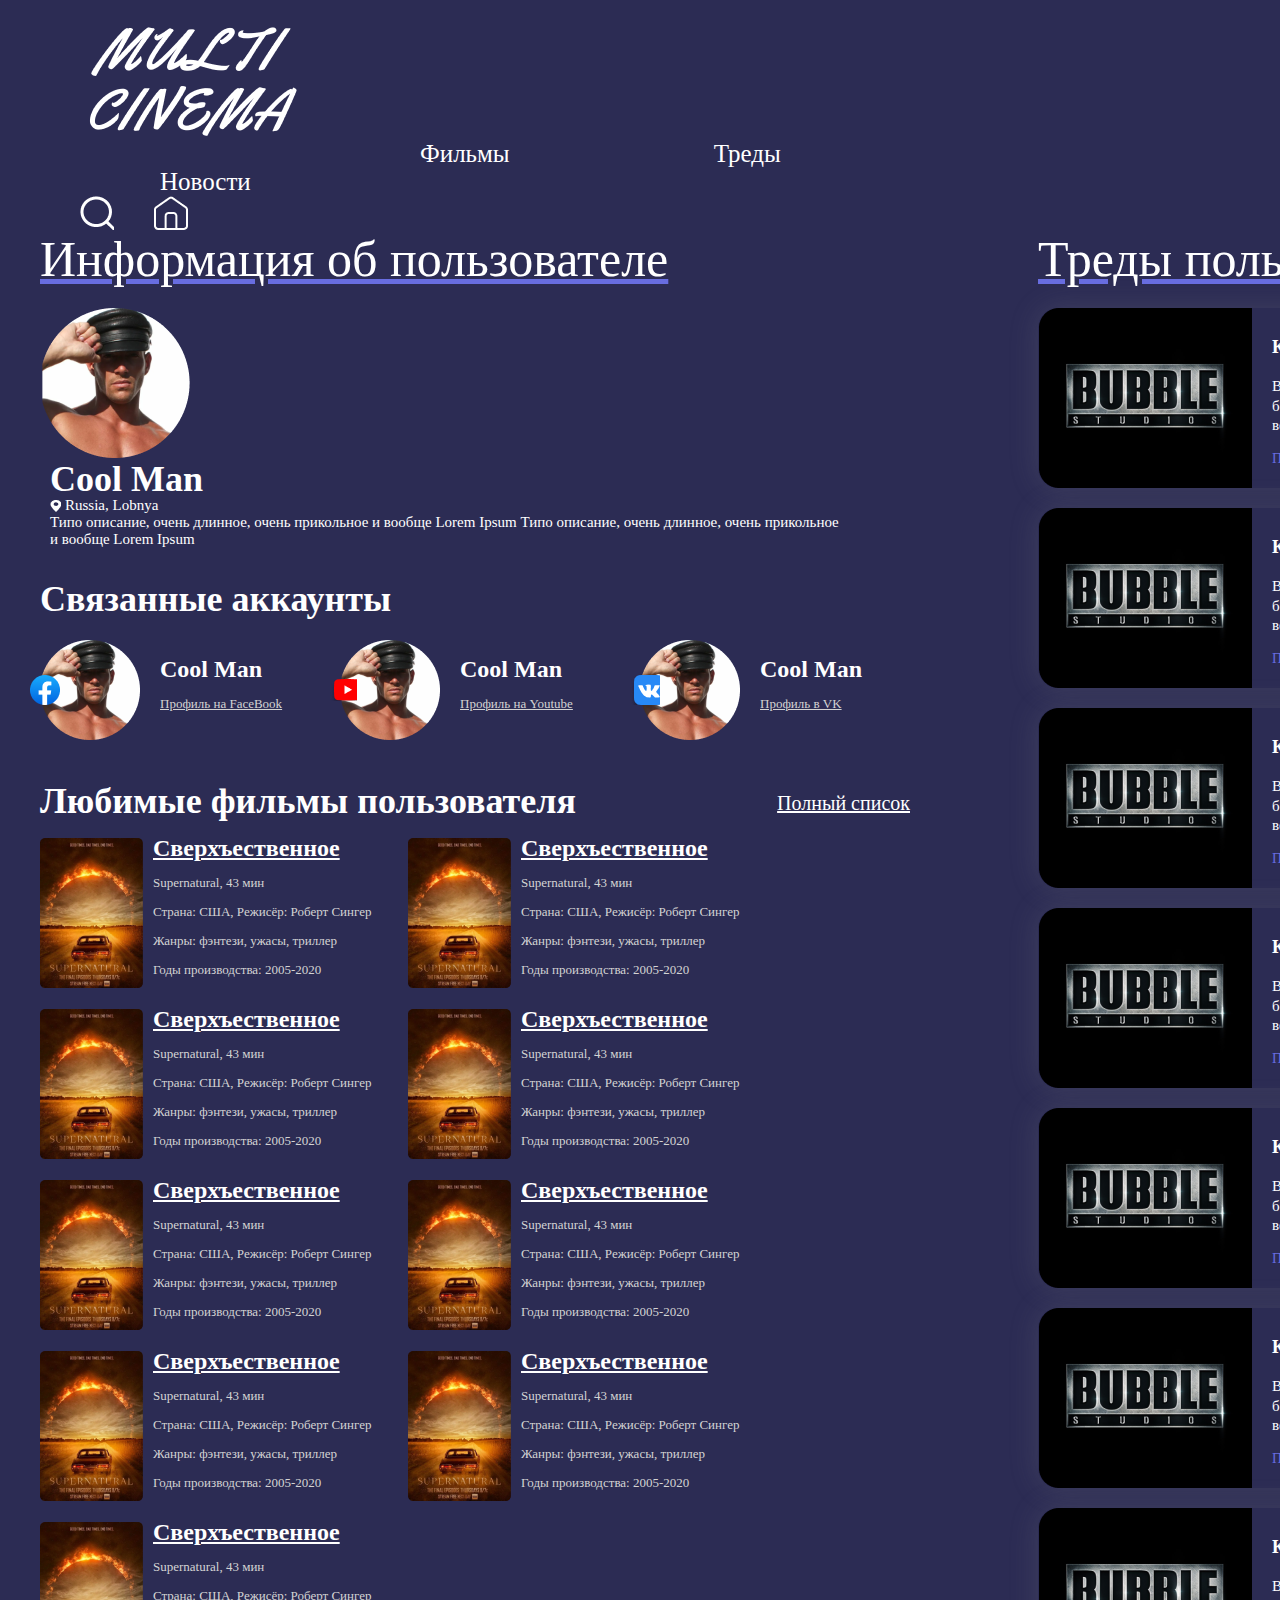
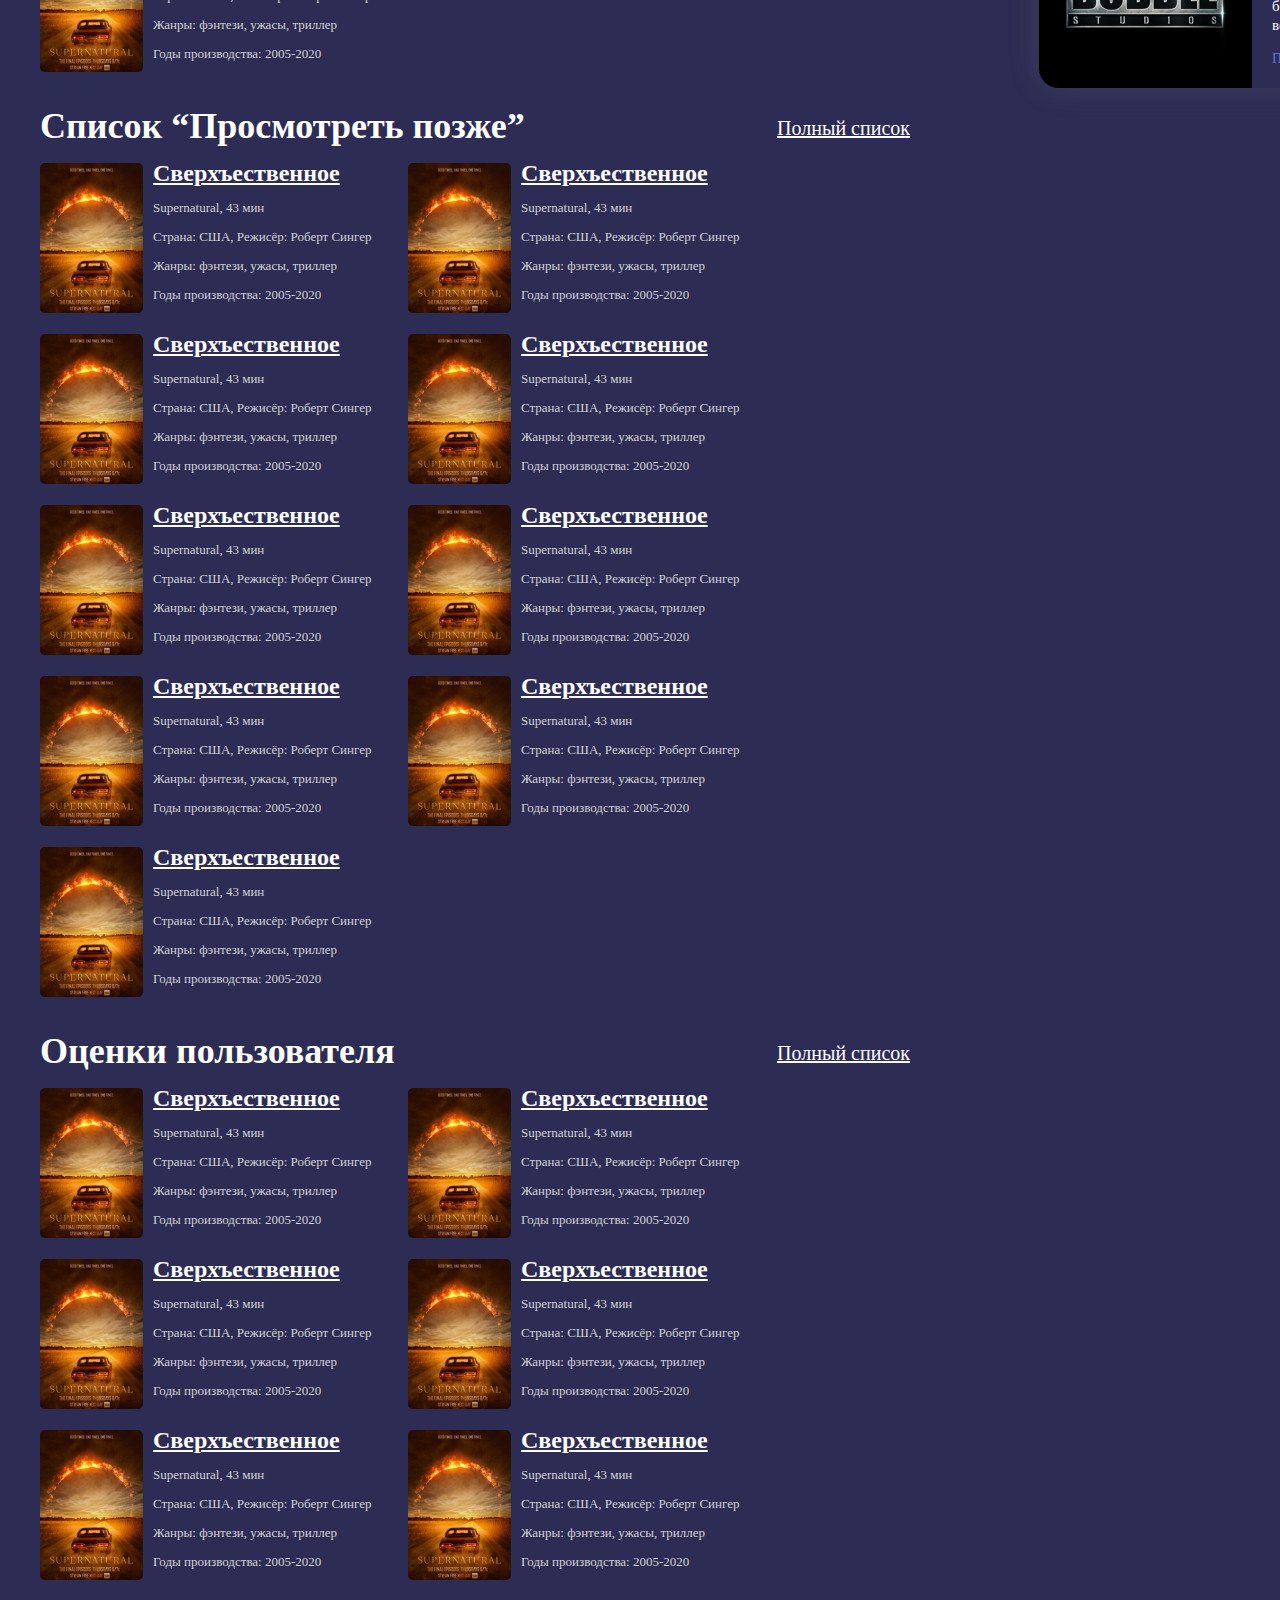
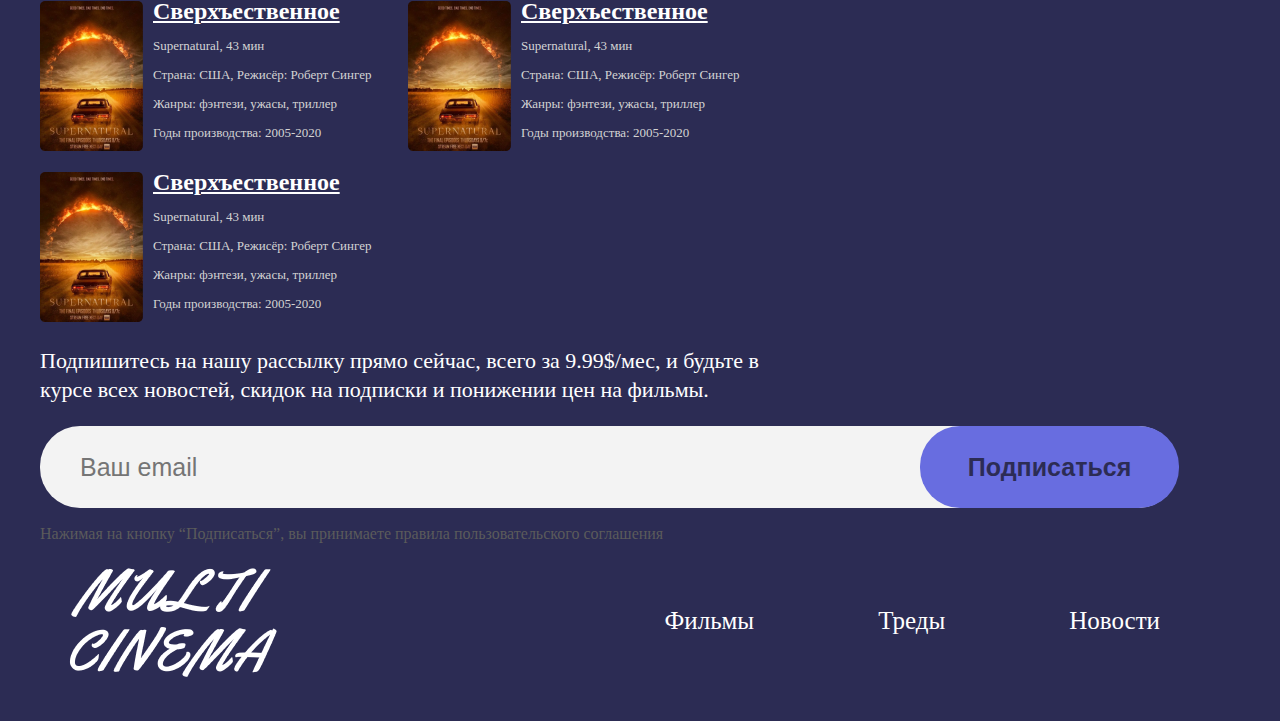
<file: index.html>
<!DOCTYPE html>
<html lang="en">
<head>
    <meta charset="UTF-8">
    <meta name="viewport" content="width=device-width, initial-scale=1.0">
    <title>Document</title>
    <link rel="stylesheet" href="style.css">
</head>
<body>
    <header class="headline">
        <div class="headlogo"></div>
        <nav class="headlinks">
            <a href="movie.html" class="headmovies">Фильмы</a>
            <a href="" class="headthreads">Треды</a>
            <a href="" class="headnews">Новости</a>
        </nav>
        <div class="headminilogo1">
            <a href="" class="headminilogolink"></a>
        </div>
        <div class="headminilogo2">
            <a href="" class="headminilogolink"></a>
        </div>
    </header>

<section class="huge">
    <section>
        <p class="underheadertext1">Информация об пользователе</p>

        <section class="man">
            <div class="manbig"></div>
            <div class="manbigtext">
                <span class="manbigname">Cool Man</span>
                <div class="manbiglocationpic"></div><span class="manbiglocation">Russia, Lobnya</span>
                <span class="manbigdesc">Типо описание, очень длинное, очень прикольное и вообще Lorem Ipsum Типо описание, очень длинное, очень прикольное и вообще Lorem Ipsum</span>
            </div>
        </section>
    
        <p class="minimanaccounts">Связанные аккаунты</p>
    
        <section class="mini">
            <section class="minichunk">
                <section class="minipic">
                    <div class="miniman">
                        <div class="minilogofb"></div>
                    </div>
                </section>
                <div class="minimantext">
                    <span class="minimanname">Cool Man</span>
                    <p class="minimanprofile">Профиль на FaceBook</p>
                </div>
            </section>
            <section class="minichunk">
                <section class="minipic">
                    <div class="miniman">
                        <div class="minilogoyt"></div>
                    </div>
                </section>
                <div class="minimantext">
                    <span class="minimanname">Cool Man</span>
                    <p class="minimanprofile">Профиль на Youtube</p>
                </div>
            </section>
            <section class="minichunk">
                <section class="minipic">
                    <div class="miniman">
                        <div class="minilogovk"></div>
                    </div>
                </section>
                <div class="minimantext">
                    <span class="minimanname">Cool Man</span>
                    <p class="minimanprofile">Профиль в VK</p>
                </div>
            </section>
        </section>
    
        <p class="minimanaccounts">Любимые фильмы пользователя</p><p class="fulllist">Полный список</p>
    
        <section class="gigabox">
            <div class="supernatural">
                <img src="/supernatural.png" alt="">
                <div class="superdesc">
                    <span class="supertextmain">Сверхъественное</span>
                    <p class="supertext">Supernatural, 43 мин</p>
                    <p class="supertext">Страна: США, Режисёр: Роберт Сингер</p>
                    <p class="supertext">Жанры: фэнтези, ужасы, триллер</p>
                    <p class="supertext">Годы производства: 2005-2020</p>
                </div>
            </div>
            <div class="supernatural">
                <img src="/supernatural.png" alt="">
                <div class="superdesc">
                    <span class="supertextmain">Сверхъественное</span>
                    <p class="supertext">Supernatural, 43 мин</p>
                    <p class="supertext">Страна: США, Режисёр: Роберт Сингер</p>
                    <p class="supertext">Жанры: фэнтези, ужасы, триллер</p>
                    <p class="supertext">Годы производства: 2005-2020</p>
                </div>
            </div>
            <div class="supernatural">
                <img src="/supernatural.png" alt="">
                <div class="superdesc">
                    <span class="supertextmain">Сверхъественное</span>
                    <p class="supertext">Supernatural, 43 мин</p>
                    <p class="supertext">Страна: США, Режисёр: Роберт Сингер</p>
                    <p class="supertext">Жанры: фэнтези, ужасы, триллер</p>
                    <p class="supertext">Годы производства: 2005-2020</p>
                </div>
            </div>
            <div class="supernatural">
                <img src="/supernatural.png" alt="">
                <div class="superdesc">
                    <span class="supertextmain">Сверхъественное</span>
                    <p class="supertext">Supernatural, 43 мин</p>
                    <p class="supertext">Страна: США, Режисёр: Роберт Сингер</p>
                    <p class="supertext">Жанры: фэнтези, ужасы, триллер</p>
                    <p class="supertext">Годы производства: 2005-2020</p>
                </div>
            </div>
            <div class="supernatural">
                <img src="/supernatural.png" alt="">
                <div class="superdesc">
                    <span class="supertextmain">Сверхъественное</span>
                    <p class="supertext">Supernatural, 43 мин</p>
                    <p class="supertext">Страна: США, Режисёр: Роберт Сингер</p>
                    <p class="supertext">Жанры: фэнтези, ужасы, триллер</p>
                    <p class="supertext">Годы производства: 2005-2020</p>
                </div>
            </div>
            <div class="supernatural">
                <img src="/supernatural.png" alt="">
                <div class="superdesc">
                    <span class="supertextmain">Сверхъественное</span>
                    <p class="supertext">Supernatural, 43 мин</p>
                    <p class="supertext">Страна: США, Режисёр: Роберт Сингер</p>
                    <p class="supertext">Жанры: фэнтези, ужасы, триллер</p>
                    <p class="supertext">Годы производства: 2005-2020</p>
                </div>
            </div>
            <div class="supernatural">
                <img src="/supernatural.png" alt="">
                <div class="superdesc">
                    <span class="supertextmain">Сверхъественное</span>
                    <p class="supertext">Supernatural, 43 мин</p>
                    <p class="supertext">Страна: США, Режисёр: Роберт Сингер</p>
                    <p class="supertext">Жанры: фэнтези, ужасы, триллер</p>
                    <p class="supertext">Годы производства: 2005-2020</p>
                </div>
            </div>
            <div class="supernatural">
                <img src="/supernatural.png" alt="">
                <div class="superdesc">
                    <span class="supertextmain">Сверхъественное</span>
                    <p class="supertext">Supernatural, 43 мин</p>
                    <p class="supertext">Страна: США, Режисёр: Роберт Сингер</p>
                    <p class="supertext">Жанры: фэнтези, ужасы, триллер</p>
                    <p class="supertext">Годы производства: 2005-2020</p>
                </div>
            </div>
            <div class="supernatural">
                <img src="/supernatural.png" alt="">
                <div class="superdesc">
                    <span class="supertextmain">Сверхъественное</span>
                    <p class="supertext">Supernatural, 43 мин</p>
                    <p class="supertext">Страна: США, Режисёр: Роберт Сингер</p>
                    <p class="supertext">Жанры: фэнтези, ужасы, триллер</p>
                    <p class="supertext">Годы производства: 2005-2020</p>
                </div>
            </div>
        </section>
    
        <p class="minimanaccounts">Список “Просмотреть позже”</p><p class="fulllist">Полный список</p>
    
        <section class="gigabox">
            <div class="supernatural">
                <img src="/supernatural.png" alt="">
                <div class="superdesc">
                    <span class="supertextmain">Сверхъественное</span>
                    <p class="supertext">Supernatural, 43 мин</p>
                    <p class="supertext">Страна: США, Режисёр: Роберт Сингер</p>
                    <p class="supertext">Жанры: фэнтези, ужасы, триллер</p>
                    <p class="supertext">Годы производства: 2005-2020</p>
                </div>
            </div>
            <div class="supernatural">
                <img src="/supernatural.png" alt="">
                <div class="superdesc">
                    <span class="supertextmain">Сверхъественное</span>
                    <p class="supertext">Supernatural, 43 мин</p>
                    <p class="supertext">Страна: США, Режисёр: Роберт Сингер</p>
                    <p class="supertext">Жанры: фэнтези, ужасы, триллер</p>
                    <p class="supertext">Годы производства: 2005-2020</p>
                </div>
            </div>
            <div class="supernatural">
                <img src="/supernatural.png" alt="">
                <div class="superdesc">
                    <span class="supertextmain">Сверхъественное</span>
                    <p class="supertext">Supernatural, 43 мин</p>
                    <p class="supertext">Страна: США, Режисёр: Роберт Сингер</p>
                    <p class="supertext">Жанры: фэнтези, ужасы, триллер</p>
                    <p class="supertext">Годы производства: 2005-2020</p>
                </div>
            </div>
            <div class="supernatural">
                <img src="/supernatural.png" alt="">
                <div class="superdesc">
                    <span class="supertextmain">Сверхъественное</span>
                    <p class="supertext">Supernatural, 43 мин</p>
                    <p class="supertext">Страна: США, Режисёр: Роберт Сингер</p>
                    <p class="supertext">Жанры: фэнтези, ужасы, триллер</p>
                    <p class="supertext">Годы производства: 2005-2020</p>
                </div>
            </div>
            <div class="supernatural">
                <img src="/supernatural.png" alt="">
                <div class="superdesc">
                    <span class="supertextmain">Сверхъественное</span>
                    <p class="supertext">Supernatural, 43 мин</p>
                    <p class="supertext">Страна: США, Режисёр: Роберт Сингер</p>
                    <p class="supertext">Жанры: фэнтези, ужасы, триллер</p>
                    <p class="supertext">Годы производства: 2005-2020</p>
                </div>
            </div>
            <div class="supernatural">
                <img src="/supernatural.png" alt="">
                <div class="superdesc">
                    <span class="supertextmain">Сверхъественное</span>
                    <p class="supertext">Supernatural, 43 мин</p>
                    <p class="supertext">Страна: США, Режисёр: Роберт Сингер</p>
                    <p class="supertext">Жанры: фэнтези, ужасы, триллер</p>
                    <p class="supertext">Годы производства: 2005-2020</p>
                </div>
            </div>
            <div class="supernatural">
                <img src="/supernatural.png" alt="">
                <div class="superdesc">
                    <span class="supertextmain">Сверхъественное</span>
                    <p class="supertext">Supernatural, 43 мин</p>
                    <p class="supertext">Страна: США, Режисёр: Роберт Сингер</p>
                    <p class="supertext">Жанры: фэнтези, ужасы, триллер</p>
                    <p class="supertext">Годы производства: 2005-2020</p>
                </div>
            </div>
            <div class="supernatural">
                <img src="/supernatural.png" alt="">
                <div class="superdesc">
                    <span class="supertextmain">Сверхъественное</span>
                    <p class="supertext">Supernatural, 43 мин</p>
                    <p class="supertext">Страна: США, Режисёр: Роберт Сингер</p>
                    <p class="supertext">Жанры: фэнтези, ужасы, триллер</p>
                    <p class="supertext">Годы производства: 2005-2020</p>
                </div>
            </div>
            <div class="supernatural">
                <img src="/supernatural.png" alt="">
                <div class="superdesc">
                    <span class="supertextmain">Сверхъественное</span>
                    <p class="supertext">Supernatural, 43 мин</p>
                    <p class="supertext">Страна: США, Режисёр: Роберт Сингер</p>
                    <p class="supertext">Жанры: фэнтези, ужасы, триллер</p>
                    <p class="supertext">Годы производства: 2005-2020</p>
                </div>
            </div>
        </section>

        <p class="minimanaccounts">Оценки пользователя</p><p class="fulllist">Полный список</p>

        <section class="gigabox">
            <div class="supernatural">
                <img src="/supernatural.png" alt="">
                <div class="superdesc">
                    <span class="supertextmain">Сверхъественное</span>
                    <p class="supertext">Supernatural, 43 мин</p>
                    <p class="supertext">Страна: США, Режисёр: Роберт Сингер</p>
                    <p class="supertext">Жанры: фэнтези, ужасы, триллер</p>
                    <p class="supertext">Годы производства: 2005-2020</p>
                </div>
            </div>
            <div class="supernatural">
                <img src="/supernatural.png" alt="">
                <div class="superdesc">
                    <span class="supertextmain">Сверхъественное</span>
                    <p class="supertext">Supernatural, 43 мин</p>
                    <p class="supertext">Страна: США, Режисёр: Роберт Сингер</p>
                    <p class="supertext">Жанры: фэнтези, ужасы, триллер</p>
                    <p class="supertext">Годы производства: 2005-2020</p>
                </div>
            </div>
            <div class="supernatural">
                <img src="/supernatural.png" alt="">
                <div class="superdesc">
                    <span class="supertextmain">Сверхъественное</span>
                    <p class="supertext">Supernatural, 43 мин</p>
                    <p class="supertext">Страна: США, Режисёр: Роберт Сингер</p>
                    <p class="supertext">Жанры: фэнтези, ужасы, триллер</p>
                    <p class="supertext">Годы производства: 2005-2020</p>
                </div>
            </div>
            <div class="supernatural">
                <img src="/supernatural.png" alt="">
                <div class="superdesc">
                    <span class="supertextmain">Сверхъественное</span>
                    <p class="supertext">Supernatural, 43 мин</p>
                    <p class="supertext">Страна: США, Режисёр: Роберт Сингер</p>
                    <p class="supertext">Жанры: фэнтези, ужасы, триллер</p>
                    <p class="supertext">Годы производства: 2005-2020</p>
                </div>
            </div>
            <div class="supernatural">
                <img src="/supernatural.png" alt="">
                <div class="superdesc">
                    <span class="supertextmain">Сверхъественное</span>
                    <p class="supertext">Supernatural, 43 мин</p>
                    <p class="supertext">Страна: США, Режисёр: Роберт Сингер</p>
                    <p class="supertext">Жанры: фэнтези, ужасы, триллер</p>
                    <p class="supertext">Годы производства: 2005-2020</p>
                </div>
            </div>
            <div class="supernatural">
                <img src="/supernatural.png" alt="">
                <div class="superdesc">
                    <span class="supertextmain">Сверхъественное</span>
                    <p class="supertext">Supernatural, 43 мин</p>
                    <p class="supertext">Страна: США, Режисёр: Роберт Сингер</p>
                    <p class="supertext">Жанры: фэнтези, ужасы, триллер</p>
                    <p class="supertext">Годы производства: 2005-2020</p>
                </div>
            </div>
            <div class="supernatural">
                <img src="/supernatural.png" alt="">
                <div class="superdesc">
                    <span class="supertextmain">Сверхъественное</span>
                    <p class="supertext">Supernatural, 43 мин</p>
                    <p class="supertext">Страна: США, Режисёр: Роберт Сингер</p>
                    <p class="supertext">Жанры: фэнтези, ужасы, триллер</p>
                    <p class="supertext">Годы производства: 2005-2020</p>
                </div>
            </div>
            <div class="supernatural">
                <img src="/supernatural.png" alt="">
                <div class="superdesc">
                    <span class="supertextmain">Сверхъественное</span>
                    <p class="supertext">Supernatural, 43 мин</p>
                    <p class="supertext">Страна: США, Режисёр: Роберт Сингер</p>
                    <p class="supertext">Жанры: фэнтези, ужасы, триллер</p>
                    <p class="supertext">Годы производства: 2005-2020</p>
                </div>
            </div>
            <div class="supernatural">
                <img src="/supernatural.png" alt="">
                <div class="superdesc">
                    <span class="supertextmain">Сверхъественное</span>
                    <p class="supertext">Supernatural, 43 мин</p>
                    <p class="supertext">Страна: США, Режисёр: Роберт Сингер</p>
                    <p class="supertext">Жанры: фэнтези, ужасы, триллер</p>
                    <p class="supertext">Годы производства: 2005-2020</p>
                </div>
            </div>
        </section>
        
    </section>

    <div class="blue"></div>

    <section>
        <span class="underheadertext2">Треды пользователя</span>
        <section class="bubox">
            <img src="bubble.png" alt="">
            <div class="butext">
                <p class="butitle">КиноВселенная “Майора Грома”</p>
                <p class="budesc">В данном треде, Вы сможете узнать намного больше про киновселенную от Bubble про великого майора полиции - Игоря Грома</p>
                <p class="bulink">Подробнее</p><img src="pointer.png" alt="" class="pointer">
            </div>
        </section>
        <section class="bubox">
            <img src="bubble.png" alt="">
            <div class="butext">
                <p class="butitle">КиноВселенная “Майора Грома”</p>
                <p class="budesc">В данном треде, Вы сможете узнать намного больше про киновселенную от Bubble про великого майора полиции - Игоря Грома</p>
                <p class="bulink">Подробнее</p><img src="pointer.png" alt="" class="pointer">
            </div>
        </section>
        <section class="bubox">
            <img src="bubble.png" alt="">
            <div class="butext">
                <p class="butitle">КиноВселенная “Майора Грома”</p>
                <p class="budesc">В данном треде, Вы сможете узнать намного больше про киновселенную от Bubble про великого майора полиции - Игоря Грома</p>
                <p class="bulink">Подробнее</p><img src="pointer.png" alt="" class="pointer">
            </div>
        </section>
        <section class="bubox">
            <img src="bubble.png" alt="">
            <div class="butext">
                <p class="butitle">КиноВселенная “Майора Грома”</p>
                <p class="budesc">В данном треде, Вы сможете узнать намного больше про киновселенную от Bubble про великого майора полиции - Игоря Грома</p>
                <p class="bulink">Подробнее</p><img src="pointer.png" alt="" class="pointer">
            </div>
        </section>
        <section class="bubox">
            <img src="bubble.png" alt="">
            <div class="butext">
                <p class="butitle">КиноВселенная “Майора Грома”</p>
                <p class="budesc">В данном треде, Вы сможете узнать намного больше про киновселенную от Bubble про великого майора полиции - Игоря Грома</p>
                <p class="bulink">Подробнее</p><img src="pointer.png" alt="" class="pointer">
            </div>
        </section>
        <section class="bubox">
            <img src="bubble.png" alt="">
            <div class="butext">
                <p class="butitle">КиноВселенная “Майора Грома”</p>
                <p class="budesc">В данном треде, Вы сможете узнать намного больше про киновселенную от Bubble про великого майора полиции - Игоря Грома</p>
                <p class="bulink">Подробнее</p><img src="pointer.png" alt="" class="pointer">
            </div>
        </section>
        <section class="bubox">
            <img src="bubble.png" alt="">
            <div class="butext">
                <p class="butitle">КиноВселенная “Майора Грома”</p>
                <p class="budesc">В данном треде, Вы сможете узнать намного больше про киновселенную от Bubble про великого майора полиции - Игоря Грома</p>
                <p class="bulink">Подробнее</p><img src="pointer.png" alt="" class="pointer">
            </div>
        </section>
    </section>
</section>

    <section class="sub">
        <p class="subscribe">Подпишитесь на нашу рассылку прямо сейчас, всего за 9.99$/мес, и будьте в курсе всех новостей, скидок на подписки и понижении цен на фильмы.</p>

        <input class="subsearch" type="email" placeholder="Ваш email">
        <button class="subbutton">Подписаться</button>
        <p class="subsubtext">Нажимая на кнопку “Подписаться”, вы принимаете правила пользовательского соглашения</p>
    </section>

    <section class="footer">
        <div class="footerlogo"></div>
        <nav class="footerlinks">
            <a href="" class="footermovies">Фильмы</a>
            <a href="" class="footerthreads">Треды</a>
            <a href="" class="footernews">Новости</a>
        </nav>
    </section>
</body>
</html>
</file>
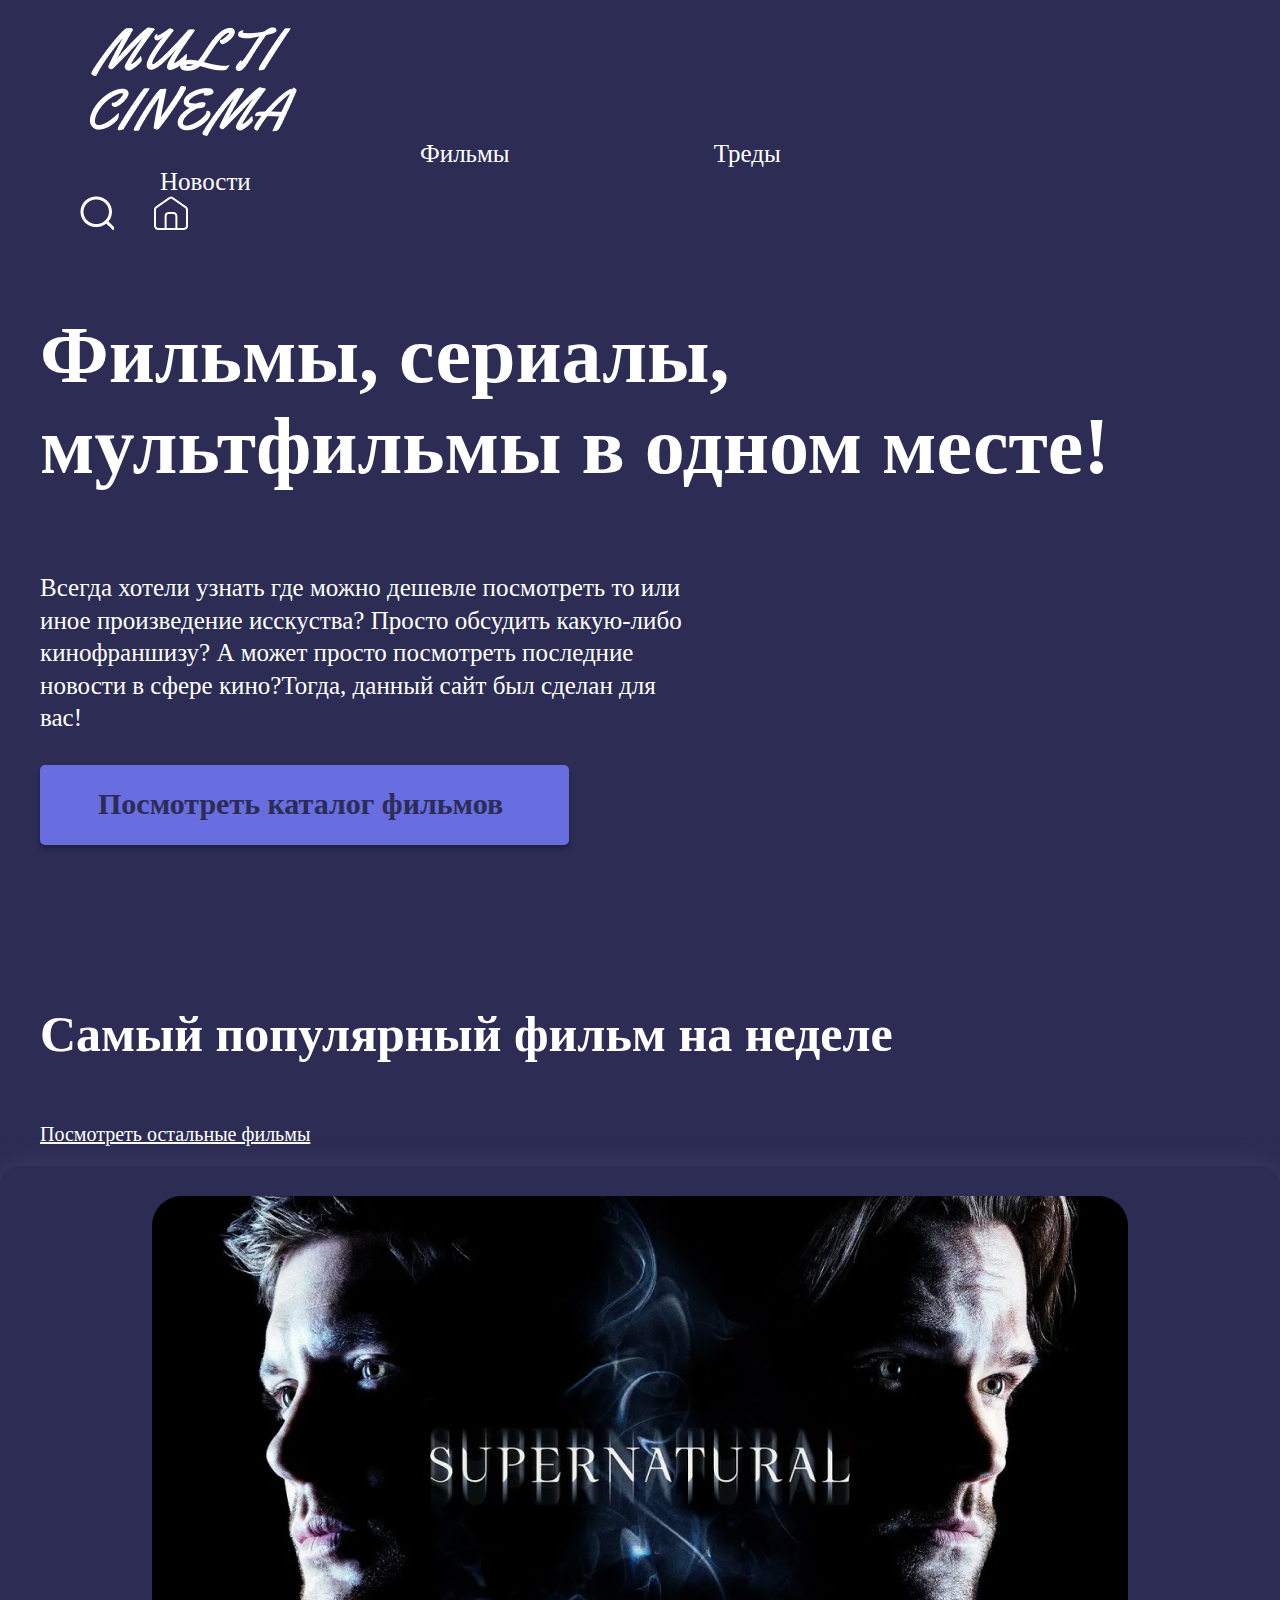
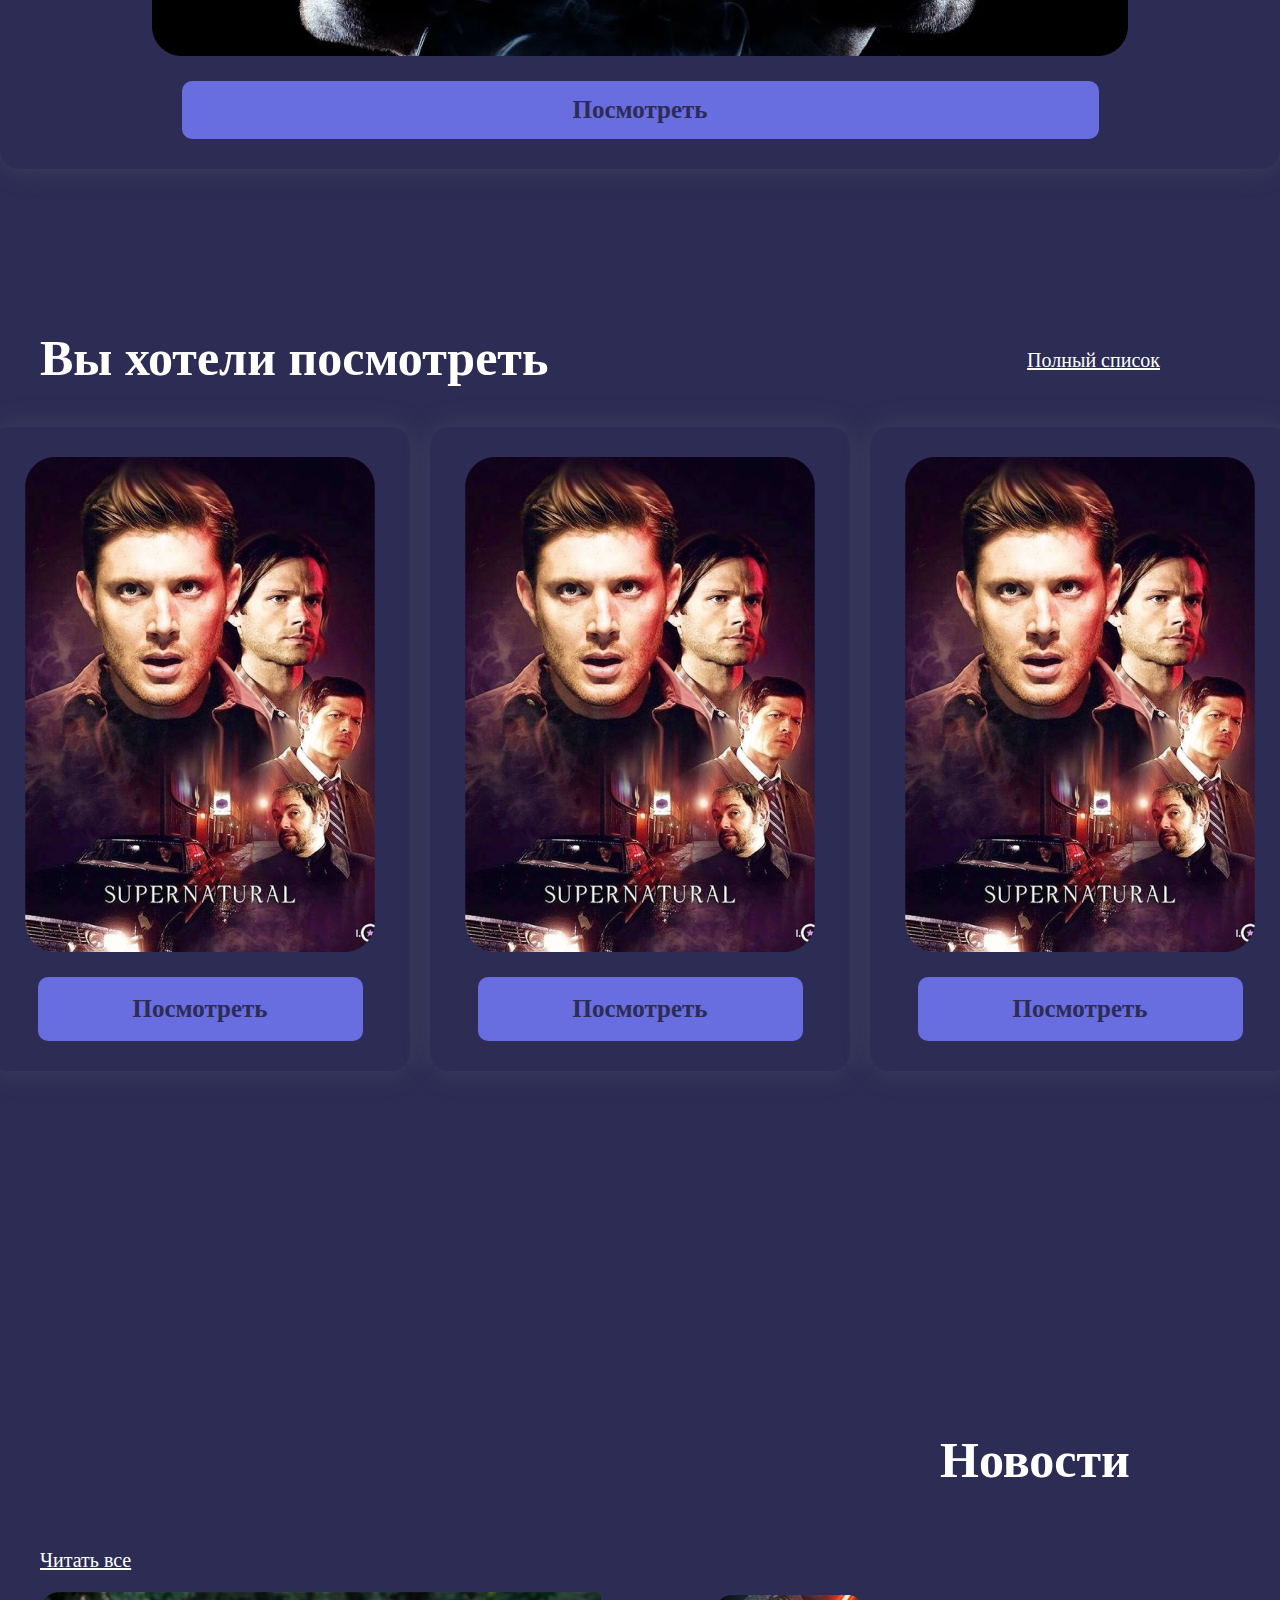
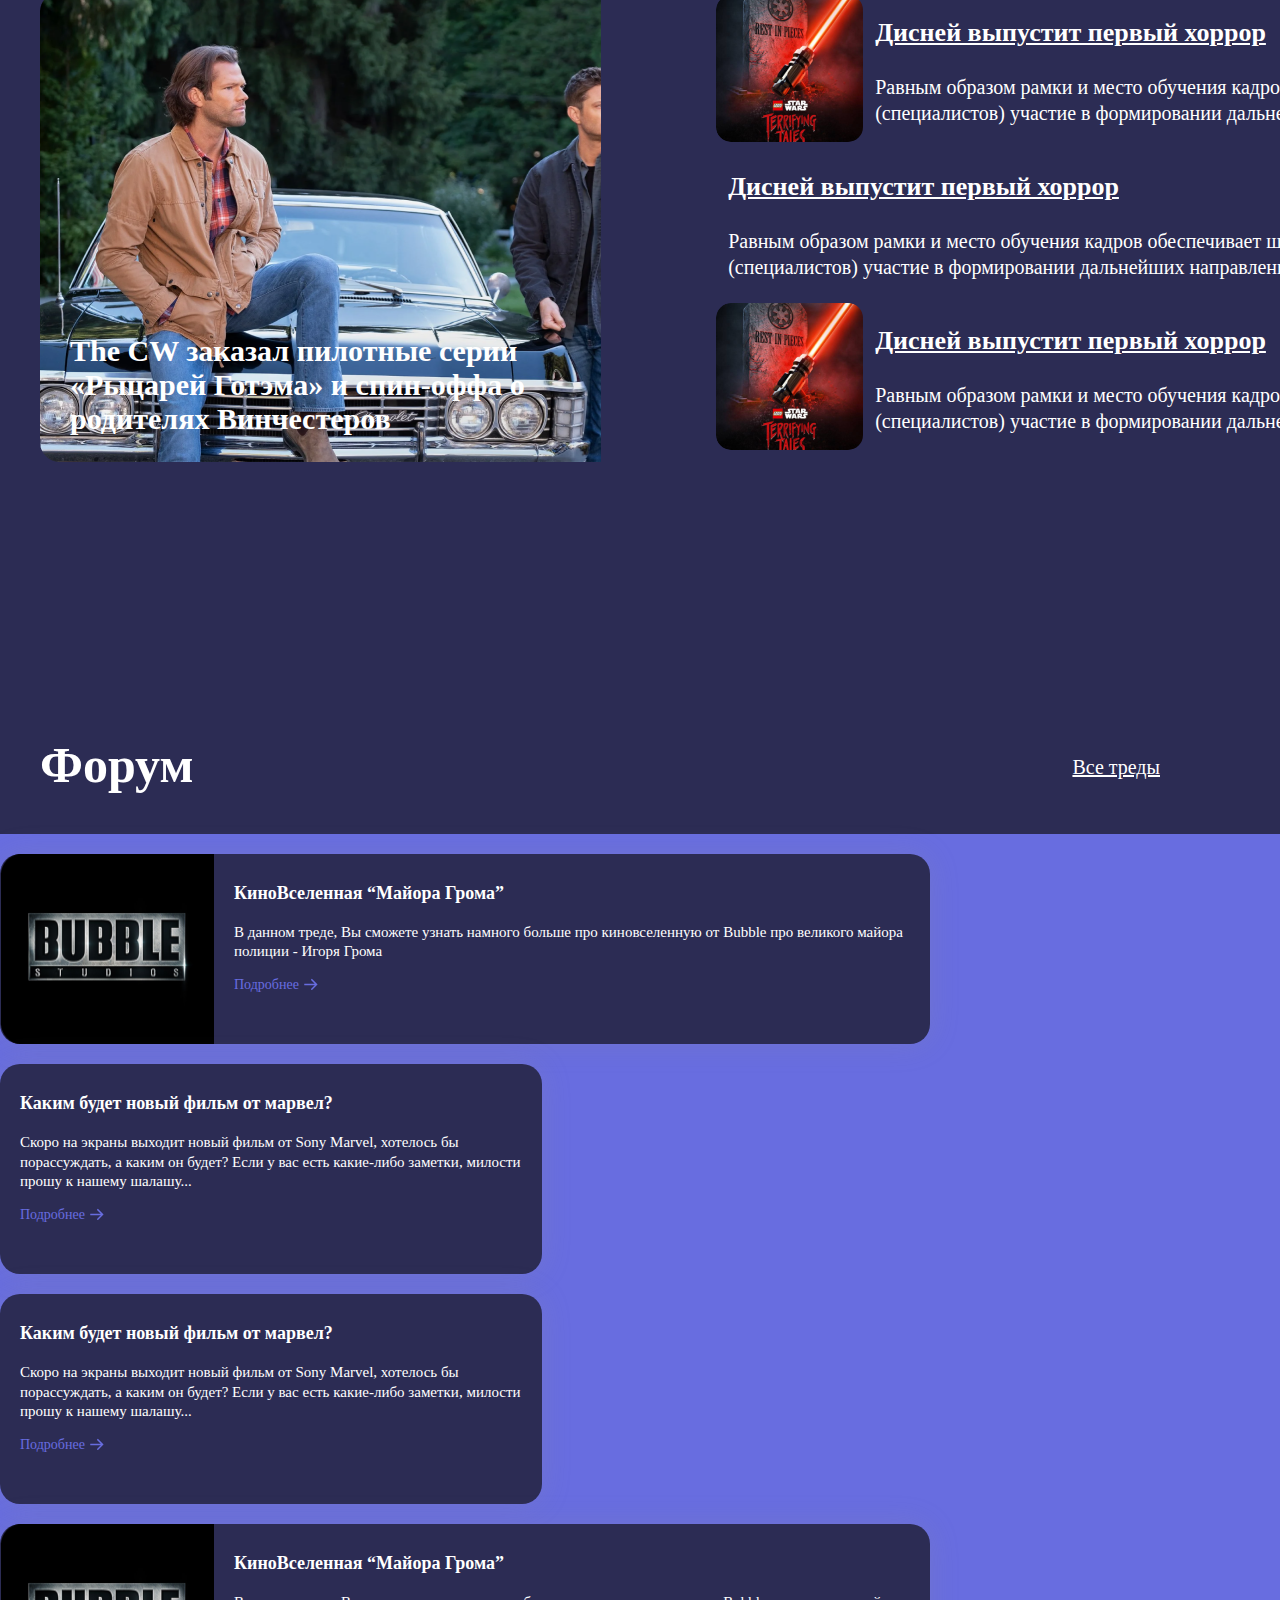
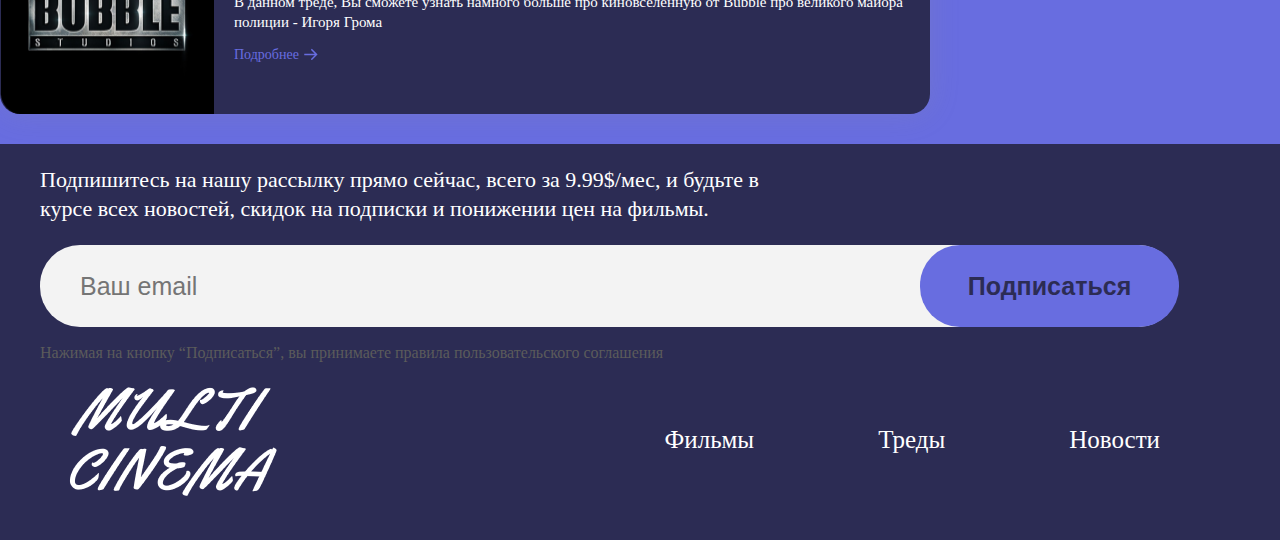
<file: movie.html>
<!DOCTYPE html>
<html lang="en">
<head>
    <meta charset="UTF-8">
    <meta name="viewport" content="width=device-width, initial-scale=1.0">
    <title>Document</title>
    <link rel="stylesheet" href="movie.css">
</head>
<body>
    <header class="headline">
        <div class="headlogo"></div>
        <nav class="headlinks">
            <a href="index.html" class="headmovies">Фильмы</a>
            <a href="" class="headthreads">Треды</a>
            <a href="" class="headnews">Новости</a>
        </nav>
        <div class="headminilogo1">
            <a href="" class="headminilogolink"></a>
        </div>
        <div class="headminilogo2">
            <a href="" class="headminilogolink"></a>
        </div>
    </header>

    <p class="d1">Фильмы, сериалы, мультфильмы в одном месте!</p>
    <p class="d2">Всегда хотели узнать где можно дешевле посмотреть то или иное произведение исскуства? Просто обсудить какую-либо кинофраншизу? А может просто посмотреть последние новости в сфере кино?Тогда, данный сайт был сделан для вас!</p>
    <div class="d3"><p class="d3t">Посмотреть каталог фильмов</p></div>

    <div class="ddb">
        <span class="d4">Самый популярный фильм на неделе</span>
        <p class="d4b">Посмотреть остальные фильмы</p>
    </div>

    <section class="dmovbox">
        <section class="dmovin">
            <img src="spoop.png" alt="">
            <div class="dmovbox">
                <a href="#" class="btn-dmovboxtext">Посмотреть</a>
            </div>
        </section>
    </section>

    <div class="ddb">
        <span class="d4">Вы хотели посмотреть</span>
        <p class="d4b">Полный список</p>
    </div>

    <section class="dtriplets">
        <article class="dtrippin">
            <img src="woah.png" alt="">
            <div class="dmovtrip">
                <a href="#" class="btn-dmovtriptext">Посмотреть</a>
            </div>
        </article>
        <article class="dtrippin">
            <img src="woah.png" alt="">
            <div class="dmovtrip">
                <a href="#" class="btn-dmovtriptext">Посмотреть</a>
            </div>
        </article>
        <article class="dtrippin">
            <img src="woah.png" alt="">
            <div class="dmovtrip">
                <a href="#" class="btn-dmovtriptext">Посмотреть</a>
            </div>
        </article>
    </section>

    <div class="ddb">
        <span class="d4c">Новости</span>
        <p class="d4b">Читать все</p>
    </div>

    <section class="movees">
        <div class="gotham">
            <p class="gothamtext">The CW заказал пилотные серии «Рыцарей Готэма» и спин-оффа о родителях Винчестеров</p>
        </div>

        <main class="weirdo">
            <div class="dihnehy">
                <div class="horror"></div>
                <div class="container_horror">
                    <p class="boo">Дисней выпустит первый хоррор</p>
                <p class="boo2">Равным образом рамки и место обучения кадров обеспечивает широкому кругу (специалистов) участие в формировании дальнейших направлений развития...</p>
                </div>
            </div>
            <div class="dihnehy">
                <!-- <div class="horror"></div> -->
                <div class="container_horror">
                    <p class="boo">Дисней выпустит первый хоррор</p>
                <p class="boo2">Равным образом рамки и место обучения кадров обеспечивает широкому кругу (специалистов) участие в формировании дальнейших направлений развития...</p>
                </div>
            </div>
            <div class="dihnehy">
                <div class="horror"></div>
                <div class="container_horror">
                    <p class="boo">Дисней выпустит первый хоррор</p>
                <p class="boo2">Равным образом рамки и место обучения кадров обеспечивает широкому кругу (специалистов) участие в формировании дальнейших направлений развития...</p>
                </div>
            </div>
        </main>
    </section>

    <div class="ddb">
        <span class="d4">Форум</span>
        <p class="d4b">Все треды</p>
    </div>

    <section class="below">
        <main>
            <section class="bubox bubox-930">
                <img src="bubble.png" alt="">
                <div class="butext">
                    <p class="butitle">КиноВселенная “Майора Грома”</p>
                    <p class="budesc">В данном треде, Вы сможете узнать намного больше про киновселенную от Bubble про великого майора полиции - Игоря Грома</p>
                    <p class="bulink">Подробнее</p><img src="pointer.png" alt="" class="pointer">
                </div>
            </section>
    
            <section class="bubox">
                <div class="butext">
                    <p class="butitle">Каким будет новый фильм от марвел?</p>
                    <p class="budesc">Скоро на экраны выходит новый фильм от Sony Marvel, хотелось бы порассуждать, а каким он будет? Если у вас есть какие-либо заметки, милости прошу к нашему шалашу...</p>
                    <p class="bulink">Подробнее</p><img src="pointer.png" alt="" class="pointer">
                </div>
            </section>
        </main>
        
        <main>
            <section class="bubox">
                <div class="butext">
                    <p class="butitle">Каким будет новый фильм от марвел?</p>
                    <p class="budesc">Скоро на экраны выходит новый фильм от Sony Marvel, хотелось бы порассуждать, а каким он будет? Если у вас есть какие-либо заметки, милости прошу к нашему шалашу...</p>
                    <p class="bulink">Подробнее</p><img src="pointer.png" alt="" class="pointer">
                </div>
            </section>
    
            <section class="bubox bubox-930">
                <img src="bubble.png" alt="">
                <div class="butext">
                    <p class="butitle">КиноВселенная “Майора Грома”</p>
                    <p class="budesc">В данном треде, Вы сможете узнать намного больше про киновселенную от Bubble про великого майора полиции - Игоря Грома</p>
                    <p class="bulink">Подробнее</p><img src="pointer.png" alt="" class="pointer">
                </div>
            </section>
        </main>
        
    </section>

    <section class="sub">
        <p class="subscribe">Подпишитесь на нашу рассылку прямо сейчас, всего за 9.99$/мес, и будьте в курсе всех новостей, скидок на подписки и понижении цен на фильмы.</p>

        <input class="subsearch" type="email" placeholder="Ваш email">
        <button class="subbutton">Подписаться</button>
        <p class="subsubtext">Нажимая на кнопку “Подписаться”, вы принимаете правила пользовательского соглашения</p>
    </section>

    <section class="footer">
        <div class="footerlogo"></div>
        <nav class="footerlinks">
            <a href="" class="footermovies">Фильмы</a>
            <a href="" class="footerthreads">Треды</a>
            <a href="" class="footernews">Новости</a>
        </nav>
    </section>

</body>
</html>
</file>
<file: style.css>
body {
    padding: 0px;
    margin: 0px;

    background: #2C2C54;
}


.blue {
    background: #272B84;

    width: 15px;
    height: 2216px;

    margin-right: 28px;
}

.huge{
    display: flex;
    flex-direction: row;
}

.headline {
    display: flex;
    align-items: center;
    flex-flow: wrap row;
    
    margin: 20px 60px 0px 60px;
}
.headlogo {
    background-image: url('/logo.png');

    width: 250px;
    height: 120px;
}
.headmovies, .headthreads, .headnews {
    color: white;

    font-family: serif Medium;
    font-size: 25px;
    font-style: normal;
    font-weight: 500;
    line-height: normal;

    text-decoration: none;

    margin: 0px 100px 0px 100px;
}
.headmovies {
    margin-left: 360px;
}
.headnews {
    margin-right: 360px;
}
.headminilogo1 {
    background-image: url('/look.png');

    width: 34px;
    height: 34px;

    margin: 0px 20px 0px 20px;
}
.headminilogo2 {
    background-image: url('/home.png'); 
    
    width: 34px;
    height: 34px;

    margin: 0px 20px 0px 20px;
}


.underheadertext1, .underheadertext2 {
    color: white;

    font-family: serif;
    font-size: 50px;
    font-style: normal;
    font-weight: 400;
    line-height: normal;
    display: flex;

    text-decoration-line: underline;
    text-decoration-color: #686DE0;
}
.underheadertext1 {
    margin: 0px 0px 20px 40px; 
}


.man {
    display: flex;
    align-items: center;
    flex-flow: wrap row;
    
    margin: 0px 160px 0px 40px;
}
.manbig {
    background-image: url('/coolmanbig.png');

    width: 150px;
    height: 150px;
}
.manbigtext {
    display: flex;
    align-items: start;
    flex-flow: column;
    margin-left: 10px;
}
.manbigname {
    color: white;

    font-family: serif Medium;
    font-size: 36px;
    font-style: normal;
    font-weight: 600;
    line-height: normal;
}
.manbiglocation, .manbigdesc {
    color: white;

    font-family: serif;
    font-size: 15px;
    font-style: normal;
    font-weight: 400;
    line-height: normal;
}
.manbiglocation {
    margin: -15px 0px 0px 15px;
}
.manbigdesc {
    width: 800px;
}
.manbiglocationpic {
    background-image: url('/location.png');

    width: 11px;
    height: 12px;
}


.mini {
    display: flex;

    margin-bottom: 40px;
}
.minichunk {
    display: flex;
    align-items: center;
    flex-flow: wrap row;
}
.minimanaccounts {
    color: white;

    font-family: serif Bold;
    font-size: 36px;
    font-style: normal;
    font-weight: 700;
    line-height: normal;

    margin: 30px 160px 0px 40px;
}
.miniman {
    background-image: url('/coolmansmall.png');

    width: 100px;
    height: 100px;

    display: flex;
    justify-content: start;
    align-items: center;

    margin: 20px 160px 0px 40px;
}
.minilogofb, .minilogoyt, .minilogovk {
    margin-left: -10px;
}
.minilogofb {
    background-image: url('/facebook.png');

    width: 30px;
    height: 30px;
}
.minilogoyt {
    background-image: url('/youtube.png');

    width: 27px;
    height: 22px;
}
.minilogovk {
    background-image: url('/vk.png');

    width: 30px;
    height: 30px;
}
.minimantext {
    margin-top: 20px;
    margin-left: -140px;
}
.minimanname {
    color: white;

    font-family: serif Medium;
    font-size: 24px;
    font-style: normal;
    font-weight: 600;
    line-height: normal;
}
.minimanprofile {
    color: lightgrey;

    font-family: serif;
    font-size: 13px;
    font-style: normal;
    font-weight: 400;
    line-height: normal;
    text-decoration-line: underline;
}

.fulllist {
    color: white;

    text-align: right;
    font-family: serif Medium;
    font-size: 20px;
    font-style: normal;
    font-weight: 500;
    line-height: normal;
    text-decoration-line: underline;

    margin: -30px 100px 0px 0px;
}


.gigabox {
    display: flex;
    flex-flow: wrap row;
    align-items: center;

    gap: 15px;
    
    margin: 20px 60px 0px 40px;
}
.supernatural {
    display: flex;
    flex-flow: wrap row;
    align-items: center;
}
.supertextmain {
    color: white;

    font-family: serif Medium;
    font-size: 24px;
    font-style: normal;
    font-weight: 600;
    line-height: normal;
    text-decoration-line: underline;
}
.superdesc {
    color: lightgrey;

    font-family: serif;
    font-size: 13px;
    font-style: normal;
    font-weight: 400;
    line-height: normal;

    width: 240px;

    margin-left: 10px;
}


.bubox {
    background: #2C2C54;

    display: flex;

    width: 542.041px;
    height: 180px;

    border-radius: 20px;

    box-shadow: 0px 0px 30px 0px rgba(146, 146, 146, 0.20);

    margin-top: 20px;
    margin-right: 120px;
}
.bubpic {
    background-image: url('/bubble.png');
}
.butext {
    margin: 10px 20px;
}
.butitle {
    color: #FFF;

    font-family: serif Bold;
    font-size: 18px;
    font-style: normal;
    font-weight: 700;
    line-height: 130%;
}
.budesc {
    color: #FFF;

    font-family: serif Medium;
    font-size: 15px;
    font-style: normal;
    font-weight: 500;
    line-height: 130%; /* 14.3px */
}
.bulink {
    color: #686DE0;

    font-family: serif Medium;
    font-size: 14px;
    font-style: normal;
    font-weight: 500;
    line-height: normal;
}
.pointer {
    margin: -29px 0px 40px 70px;
}


.sub {
    margin-left: 40px; 
}
.subscribe {
    color: #FFF;

    font-family: serif Medium;
    font-size: 22px;
    font-style: normal;
    font-weight: 500;
    line-height: 130%; /* 32.5px */

    width: 754.274px;
}
.subsearch {
    background: #F3F3F3;

    width: 1096.038px;
    height: 80px;
    
    border-radius: 40px;
    
    border: none;

    color: #C9C9C9;

    font-family: serif Medium;
    font-size: 25px;
    font-style: normal;
    font-weight: 500;
    line-height: 130%;

    padding-left: 40px;
}
.subbutton {
    background: #686DE0;

    width: 259.064px;
    height: 82px;

    border-radius: 40px;

    border: none;

    color: #2C2C54;

    font-family: serif Bold;
    font-size: 25px;
    font-style: normal;
    font-weight: 700;
    line-height: normal;

    margin-left: -262px;
}
.subsubtext {
    color: #5B5B5B;

    font-family: serif Medium;
    font-size: 16px;
    font-style: normal;
    font-weight: 500;
    line-height: 130%; /* 20.8px */
}


.footer {
    display: flex;
    align-items: center;
    justify-content: space-between;

    margin-left: 40px;
    margin-bottom: 40px;
}
.footerlogo {
    background-image: url('/logo.png');

    width: 250px;
    height: 120px;
}
.footermovies, .footerthreads, .footernews {
    color: white;

    font-family: serif Medium;
    font-size: 25px;
    font-style: normal;
    font-weight: 500;
    line-height: normal;

    text-decoration: none;

    margin-right: 120px;
}
</file>
<file: movie.css>
body {
    padding: 0px;
    margin: 0px;

    background: #2C2C54;
}


.headline {
    display: flex;
    align-items: center;
    flex-flow: wrap row;
    
    margin: 20px 60px 0px 60px;
}
.headlogo {
    background-image: url('/logo.png');

    width: 250px;
    height: 120px;
}
.headmovies, .headthreads, .headnews {
    color: white;

    font-family: serif Medium;
    font-size: 25px;
    font-style: normal;
    font-weight: 500;
    line-height: normal;

    text-decoration: none;

    margin: 0px 100px 0px 100px;
}
.headmovies {
    margin-left: 360px;
}
.headnews {
    margin-right: 360px;
}
.headminilogo1 {
    background-image: url('/look.png');

    width: 34px;
    height: 34px;

    margin: 0px 20px 0px 20px;
}
.headminilogo2 {
    background-image: url('/home.png'); 
    
    width: 34px;
    height: 34px;

    margin: 0px 20px 0px 20px;
}


.d1 {
    color: #FFF;

    width: 1207px;

    font-family: serif Bold;
    font-size: 80px;
    font-style: normal;
    font-weight: 700;
    line-height: normal;

    margin-left: 40px;
}
.d2 {
    color: #FFF;

    width: 658px;

    font-family: serif Medium;
    font-size: 25px;
    font-style: normal;
    font-weight: 500;
    line-height: 130%; /* 32.5px */

    margin-left: 40px;
}
.d3 {
    background: #686DE0;

    border-radius: 5px;

    box-shadow: 0px 4px 4px 0px rgba(0, 0, 0, 0.25);

    width: 529px;
    height: 80px;

    margin-left: 40px;
}
.d3t {
    color: #2C2C54;

    font-family: serif Bold;
    font-size: 30px;
    font-style: normal;
    font-weight: 700;
    line-height: normal;

    padding: 22px 0px 0px 58px;
}


.ddb {
    display: flex;
    flex-flow: wrap row;
    justify-content: space-between;

    margin: 160px 120px 0px 40px;
}
.d4 {
    color: #FFF;

    font-family: serif Bold;
    font-size: 50px;
    font-style: normal;
    font-weight: 700;
    line-height: normal;

    margin-bottom: 40px;
}
.d4b {
    color: #FFF;

    text-align: right;
    font-family: serif Medium;
    font-size: 20px;
    font-style: normal;
    font-weight: 500;
    line-height: normal;
    text-decoration-line: underline;
}


.dmovin {
    border-radius: 20px;
    background: #2C2C54;
    box-shadow: 0px 0px 30px 0px rgba(146, 146, 146, 0.20);
    max-width: 1090px;
    margin-right: auto;
    margin-left: auto;
    padding: 30px 98px;
    /* height: 607px; */
    display: flex;
    flex-direction:column;
    align-items: center;
}
.btn-dmovboxtext {
    display: flex;
    align-items: center;
    justify-content: center;

    background: #686DE0;

    padding: 15px 391px;
    margin-top: 25px;

    color: #2C2C54;

    border-radius: 10px;

    font-family: serif Bold;
    font-size: 25px;
    font-style: normal;
    font-weight: 700;
    line-height: normal;
    
    text-decoration: none;
}


.dtriplets {
    display: flex;
    align-items: center;
    justify-content: center;
    gap: 20px;
}
.dtrippin {
    border-radius: 20px;
    background: #2C2C54;
    box-shadow: 0px 0px 30px 0px rgba(146, 146, 146, 0.20);
    max-width: 420px;
    /* margin-right: auto; */
    /* margin-left: auto; */
    padding: 30px 35px;
    display: flex;
    flex-direction:column;
    align-items: center;

    margin-bottom: 200px;
}
.btn-dmovtriptext {
    display: flex;
    align-items: center;
    justify-content: center;

    background: #686DE0;

    padding: 18px 95px;
    margin-top: 25px;

    color: #2C2C54;

    border-radius: 10px;

    font-family: serif Bold;
    font-size: 25px;
    font-style: normal;
    font-weight: 700;
    line-height: normal;
    
    text-decoration: none;
}


.d4c {
    color: #FFF;

    font-family: serif Bold;
    font-size: 50px;
    font-style: normal;
    font-weight: 700;
    line-height: normal;

    margin-left: 900px;
    margin-bottom: 40px;
}


.movees {
    display: flex;

    margin-left: 40px;
}
.gotham {
    background-image: url('/gothamguys.png');

    width: 700px;
    height: 470px;
}
.gothamtext {
    color: #FFF;

    font-family: serif Bold;
    font-size: 30px;
    font-style: normal;
    font-weight: 700;
    line-height: normal;

    width: 531.206px;

    padding-top: 312px;
    padding-left: 30px;
}


.weirdo {
    display: flex;
    flex-direction: column;

    margin-left: 115px;

    margin-bottom: 122px;
}
.horror {

    background-image: url('/stars.png');

    min-width: 147px;
    height: 147px;

    border-radius: 15px;
}

.dihnehy {
    display: flex;
    flex-direction: row;
    align-items: center;
}
.boo {
    color: #FFF;

    font-family: serif Bold;
    font-size: 26px;
    font-style: normal;
    font-weight: 700;
    line-height: normal;

    text-decoration-line: underline;

    margin-left: 12px
}
.boo2 {
    color: #FFF;
    
    font-family: serif Medium;
    font-size: 20px;
    font-style: normal;
    font-weight: 500;
    line-height: 130%; /* 32.5px */

    width: 681.124px;

    margin-left: 12px;
    margin-bottom: 20px;
}


.below {
    background: #686DE0;
    display: flex;
    flex-direction: column;
    align-items: center;
    padding-bottom: 30px;
    /* height: 619px; */
}



.below>main{
    display: flex;
    align-items: center;
    flex-flow: wrap row;
}

.bubox {
    background: #2C2C54;

    display: flex;

    width: 542.041px;
    /* height: 180px; */

    border-radius: 20px;

    box-shadow: 0px 0px 30px 0px rgba(146, 146, 146, 0.20);

    margin-top: 20px;
    margin-right: 120px;
}

.bubox-930 {
    width: 930px;
}

.bubpic {
    background-image: url('/bubble.png');
}
.butext {
    margin: 10px 20px;
}
.butitle {
    color: #FFF;

    font-family: serif Bold;
    font-size: 18px;
    font-style: normal;
    font-weight: 700;
    line-height: 130%;
}
.budesc {
    color: #FFF;

    font-family: serif Medium;
    font-size: 15px;
    font-style: normal;
    font-weight: 500;
    line-height: 130%; /* 14.3px */
}
.bulink {
    color: #686DE0;

    font-family: serif Medium;
    font-size: 14px;
    font-style: normal;
    font-weight: 500;
    line-height: normal;
}
.pointer {
    margin: -29px 0px 40px 70px;
}


.sub {
    margin-left: 40px; 
}
.subscribe {
    color: #FFF;

    font-family: serif Medium;
    font-size: 22px;
    font-style: normal;
    font-weight: 500;
    line-height: 130%; /* 32.5px */

    width: 754.274px;
}
.subsearch {
    background: #F3F3F3;

    width: 1096.038px;
    height: 80px;
    
    border-radius: 40px;
    
    border: none;

    color: #C9C9C9;

    font-family: serif Medium;
    font-size: 25px;
    font-style: normal;
    font-weight: 500;
    line-height: 130%;

    padding-left: 40px;
}
.subbutton {
    background: #686DE0;

    width: 259.064px;
    height: 82px;

    border-radius: 40px;

    border: none;

    color: #2C2C54;

    font-family: serif Bold;
    font-size: 25px;
    font-style: normal;
    font-weight: 700;
    line-height: normal;

    margin-left: -262px;
}
.subsubtext {
    color: #5B5B5B;

    font-family: serif Medium;
    font-size: 16px;
    font-style: normal;
    font-weight: 500;
    line-height: 130%; /* 20.8px */
}


.footer {
    display: flex;
    align-items: center;
    justify-content: space-between;

    margin-left: 40px;
    margin-bottom: 40px;
}
.footerlogo {
    background-image: url('/logo.png');

    width: 250px;
    height: 120px;
}
.footermovies, .footerthreads, .footernews {
    color: white;

    font-family: serif Medium;
    font-size: 25px;
    font-style: normal;
    font-weight: 500;
    line-height: normal;

    text-decoration: none;

    margin-right: 120px;
}
</file>
